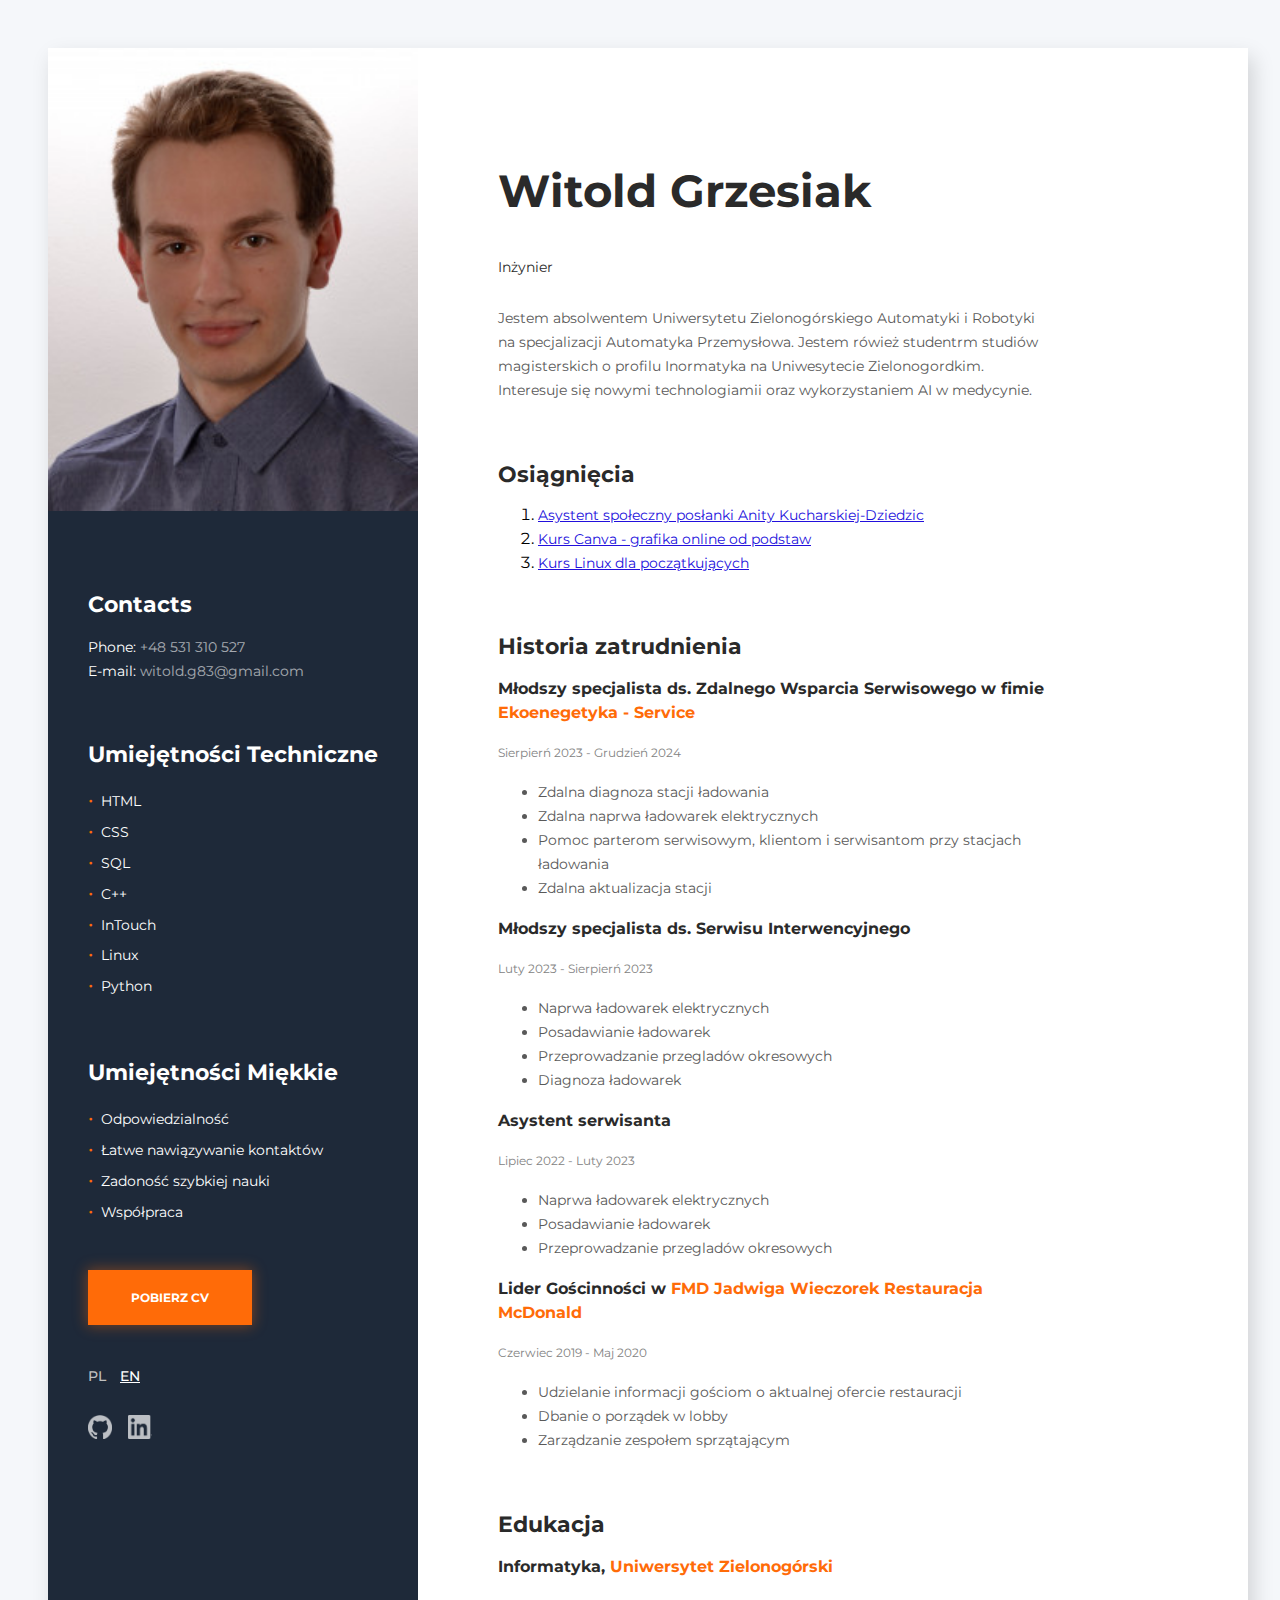
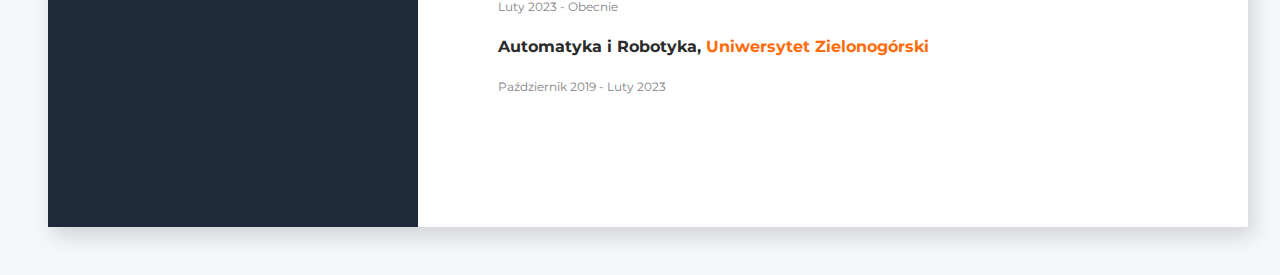
<file: index.html>
<!DOCTYPE html>
<html lang="en">
  <head>
    <meta charset="UTF-8" />
    <meta name="viewport" content="width=device-width, initial-scale=1.0" />
    <title>Curriculum vitae Witold Grzesiak</title>
    <link rel="stylesheet" href="./css/animate.css" >
    <link rel="stylesheet" href="./css/style.css" />
    <link href="https://fonts.googleapis.com/css2?family=Montserrat:wght@400;700&display=swap" rel="stylesheet">
  </head>
  <body>
    <div class="container">
      <aside class="left-side">
        <img
          src="./images/photo.png"
          alt="Moja fotografia"
          width="370"
          class="photo"
        />

        <section class="contacts">
          <h2 class="contacts-title">Contacts</h2>
          <ul class="contacts-list">
            <li class="contacts-item">
              Phone:
              <a href="tel:+48 531 310 527" class="contacts-link"
                >+48 531 310 527</a
              >
            </li>
            <li class="contacts-item">
              E-mail:
              <a href="mailto:witold.g83@gmail.com" class="contacts-link"
                >witold.g83@gmail.com</a
              >
            </li>
          </ul>
        </section>

        <section class="skills">
          <h2 class="skills-title">
            Umiejętności Techniczne
          </h2>
          <ul class="skills-list">
            <li class="skills-item">HTML</li>
            <li class="skills-item">CSS</li>
            <li class="skills-item">SQL</li>
            <li class="skills-item">C++</li>
            <li class="skills-item">InTouch</li>
            <li class="skills-item">Linux</li>
            <li class="skills-item">Python</li>
          </ul>
        </section>
        <section class="skills">
          <h2 class="skills-title">
            Umiejętności Miękkie 
          </h2>
          <ul class="skills-list">
            <li class="skills-item">Odpowiedzialność</li>
            <li class="skills-item">Łatwe nawiązywanie kontaktów</li>
            <li class="skills-item">Zadoność szybkiej nauki</li>
            <li class="skills-item">Współpraca</li>
          </ul>
        </section>
        <section class="widget">
          <a class="widget-link" href="Witold_Grzesiak.pdf" download>Pobierz CV</a>
        </section>

        <div class="lang-links">
          <a href="./index.html" class="lang-link active">PL</a>
          <a href="./cv_en.html" class="lang-link">EN</a>
        </div>

        <div class="social-icons">
          <a href="https://github.com/Bl4ckBend3r" target="_blank">
            <img src="./images/github-mark-white.png" alt="GitHub" class="icon" />
          </a>
          <a href="https://www.linkedin.com/in/witoldgrzesiak/" target="_blank">
            <img src="./images/InBug-White.png" alt="LinkedIn" class="icon" />
          </a>
        </div>
        
        
      </aside>
      <div class="right-side">
        <section class="bio">
          <h1 class="bio-title">Witold Grzesiak</h1>
          </h1>
          <p class="bio-occupation">
            Inżynier
          </p>
          <p class="bio-about">
           Jestem absolwentem Uniwersytetu Zielonogórskiego Automatyki i Robotyki na specjalizacji Automatyka Przemysłowa.
           Jestem rówież studentrm studiów magisterskich o profilu Inormatyka na Uniwesytecie Zielonogordkim.
           Interesuje się nowymi technologiamii oraz wykorzystaniem AI w medycynie.
          </p>
        </section>

        <section class="projects">
          <h2 class="projects-title">Osiągnięcia</h2>

          <ol>
            <li>
              <a href="https://orka.sejm.gov.pl/WspP9.nsf/0/FB38B58B3C8A34AFC12585C800272CF9/%24File/WSP9_197.012.pdf" class="projects-link">
              Asystent społeczny posłanki Anity Kucharskiej-Dziedzic</a> </li>
            <li>
              <a href="https://api.strefakursow.pl/api/v2/public/certificate/pdf/q4sdjy1ei4gwgg8840c8ckk8kkcwcoo" class="projects-link">
                Kurs Canva - grafika online od podstaw
              </a>
            </li>
            <li>
              <a href="https://api.strefakursow.pl/api/v2/public/certificate/pdf/g1oy13az2c088480gsswcogcko0scos" class="projects-link">
                Kurs Linux dla początkujących
              </a>
            </li>
          </ol>
        </section>
        <section class="jobs">
          <h2 class="jobs-title">
            Historia zatrudnienia
          </h2>
          
          <h3 class="jobs-occupation">
            Młodszy specjalista ds. Zdalnego Wsparcia Serwisowego  w fimie <span class="accent">Ekoenegetyka - Service</span>
            </h3>
          <p class="jobs-time">Sierpierń 2023 - Grudzień 2024</p>
          <ul class="experience">
            <li class="experience-item">Zdalna diagnoza stacji ładowania</li>
            <li class="experience-item">Zdalna naprwa ładowarek elektrycznych</li>
            <li class="experience-item">Pomoc parterom serwisowym, klientom i serwisantom przy stacjach ładowania</li>
            <li class="experience-item">Zdalna aktualizacja stacji</li>
          </ul>
          <h3 class="jobs-occupation">
            Młodszy specjalista ds. Serwisu Interwencyjnego 
          </h3>
          <p class="jobs-time">Luty 2023 - Sierpierń 2023</p>
          <ul class="experience">
            <li class="experience-item">Naprwa ładowarek elektrycznych</li>
            <li class="experience-item">Posadawianie ładowarek</li>
            <li class="experience-item">Przeprowadzanie przegladów okresowych </li>
            <li class="experience-item">Diagnoza ładowarek</li>
          </ul>
          <h3 class="jobs-occupation">
            Asystent serwisanta
          </h3>
          <p class="jobs-time">Lipiec 2022 - Luty 2023</p>
          <ul class="experience">
            <li class="experience-item">Naprwa ładowarek elektrycznych</li>
            <li class="experience-item">Posadawianie ładowarek</li>
            <li class="experience-item">Przeprowadzanie przegladów okresowych </li>
          </ul>
          
          <h3 class="jobs-occupation">
            Lider Gościnności w
            <span class="accent">FMD Jadwiga Wieczorek Restauracja McDonald</span>
          </h3>

          <p class="jobs-time">
            Czerwiec 2019 - Maj 2020
          </p>

          <ul class="experience">
            <li class="experience-item">
              Udzielanie informacji gościom o aktualnej ofercie restauracji
            </li>
            <li class="experience-item">
              Dbanie o porządek w lobby
            </li>
            <li class="experience-item">
              Zarządzanie zespołem sprzątającym
            </li>
          </ul>

        </section>
        <section class="education">
          <h2 class="education-title">Edukacja</h2>

          <h3 class="education-degree">
            Informatyka,
            <span class="accent"
              >Uniwersytet Zielonogórski</span
            >
          </h3>

          <p class="education-time">Luty 2023 - Obecnie </p>
       
          <h3 class="education-degree">
            Automatyka i Robotyka,
            <span class="accent"
              >Uniwersytet Zielonogórski</span
            >
          </h3>
          <p class="education-time">Październik 2019 - Luty 2023</p>

          
        </section>
      </div>
    </div>
  </body>
</html>
</file>
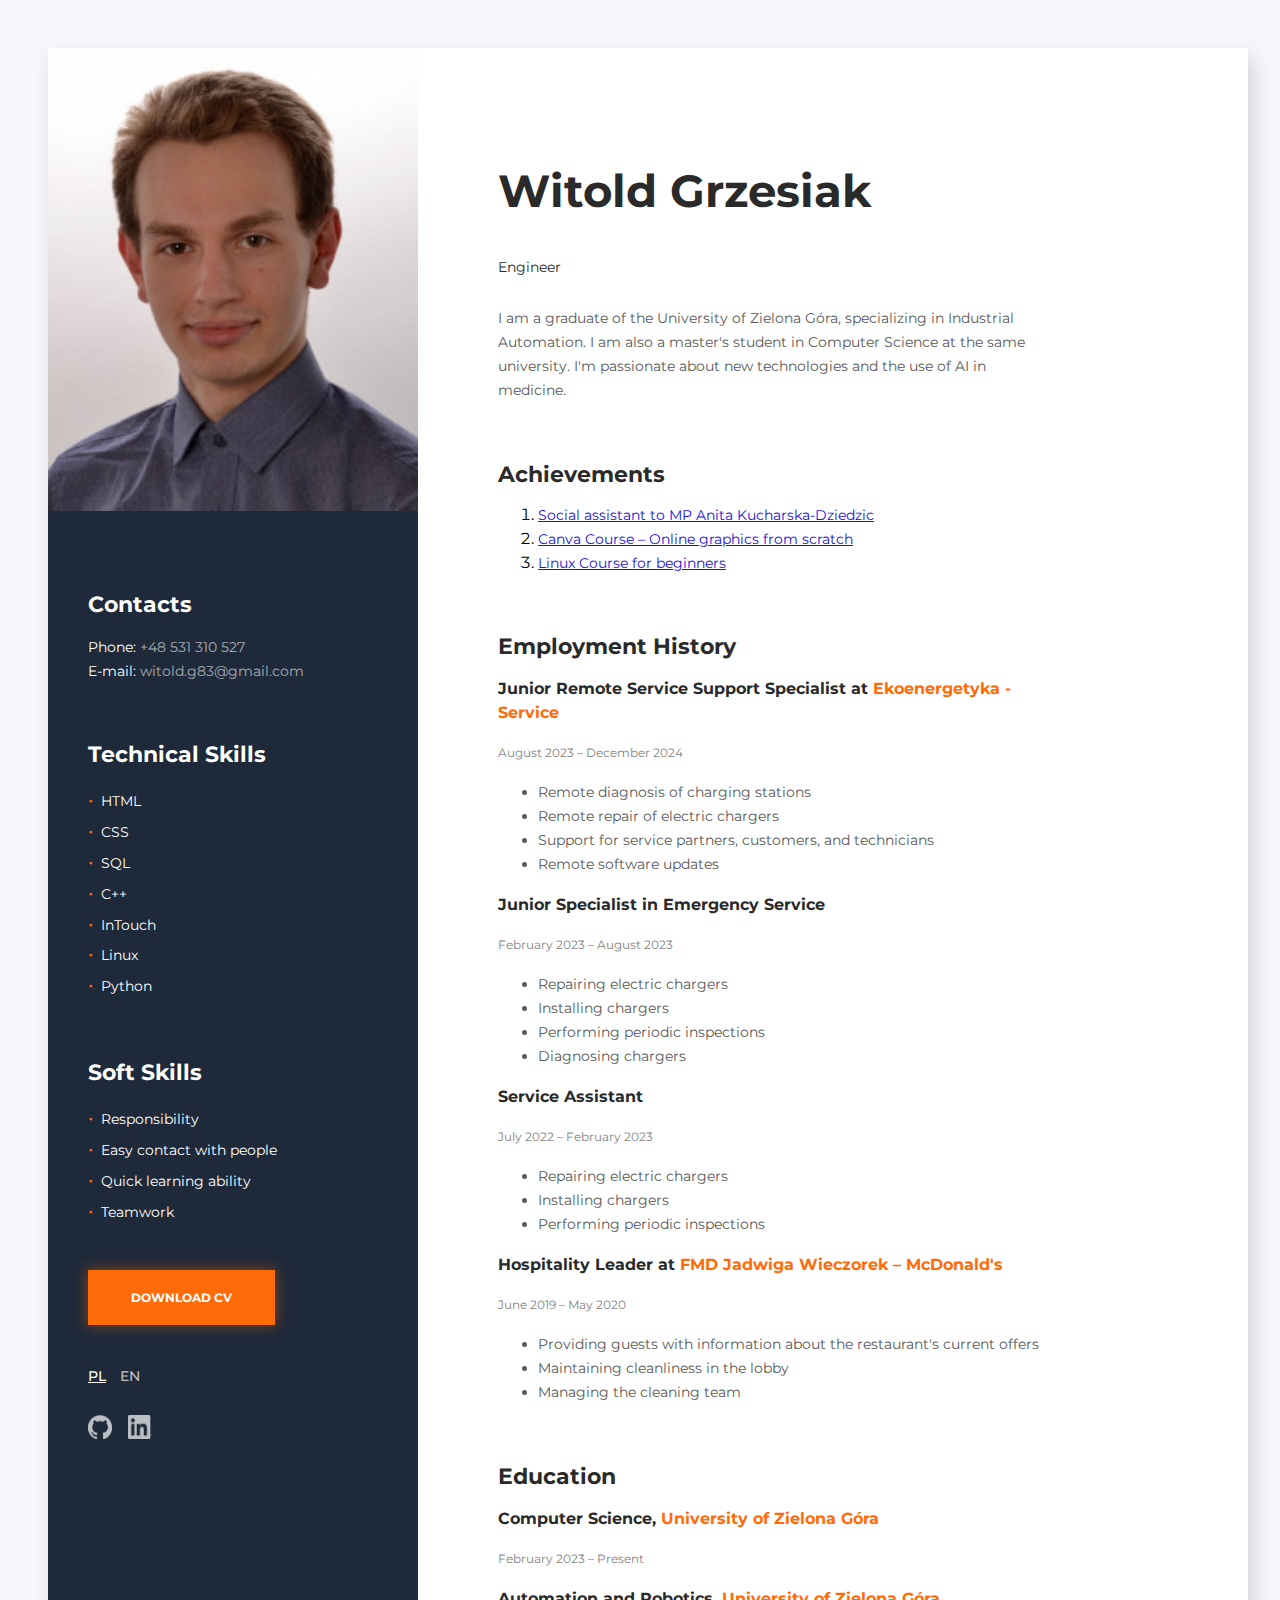
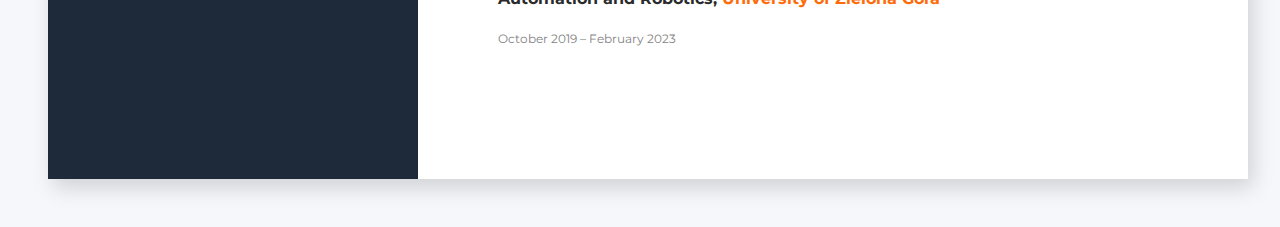
<file: cv_en.html>
<!DOCTYPE html>
<html lang="en">
  <head>
    <meta charset="UTF-8" />
    <meta name="viewport" content="width=device-width, initial-scale=1.0" />
    <title>Curriculum Vitae - Witold Grzesiak</title>
    <link rel="stylesheet" href="./css/animate.css" >
    <link rel="stylesheet" href="./css/style.css" />
    <link href="https://fonts.googleapis.com/css2?family=Montserrat:wght@400;700&display=swap" rel="stylesheet">
  </head>
  <body>
    <div class="container">
      <aside class="left-side">
        <img
          src="./images/photo.png"
          alt="My photo"
          width="370"
          class="photo"
        />
        <section class="contacts">
          <h2 class="contacts-title">Contacts</h2>
          <ul class="contacts-list">
            <li class="contacts-item">
              Phone:
              <a href="tel:+48 531 310 527" class="contacts-link">+48 531 310 527</a>
            </li>
            <li class="contacts-item">
              E-mail:
              <a href="mailto:witold.g83@gmail.com" class="contacts-link">witold.g83@gmail.com</a>
            </li>
          </ul>
        </section>
        <section class="skills">
          <h2 class="skills-title">Technical Skills</h2>
          <ul class="skills-list">
            <li class="skills-item">HTML</li>
            <li class="skills-item">CSS</li>
            <li class="skills-item">SQL</li>
            <li class="skills-item">C++</li>
            <li class="skills-item">InTouch</li>
            <li class="skills-item">Linux</li>
            <li class="skills-item">Python</li>
          </ul>
        </section>
        <section class="skills">
          <h2 class="skills-title">Soft Skills</h2>
          <ul class="skills-list">
            <li class="skills-item">Responsibility</li>
            <li class="skills-item">Easy contact with people</li>
            <li class="skills-item">Quick learning ability</li>
            <li class="skills-item">Teamwork</li>
          </ul>
        </section>
        <section class="widget">
          <a class="widget-link" href="Witold_Grzesiak_EN.pdf" download>Download CV</a>
        </section>

        <div class="lang-links">
          <a href="./index.html" class="lang-link">PL</a>
          <a href="./cv_en.html" class="lang-link active">EN</a>
        </div>
        
        <div class="social-icons">
          <a href="https://github.com/Bl4ckBend3r" target="_blank">
            <img src="./images/github-mark-white.png" alt="GitHub" class="icon" />
          </a>
          <a href="https://www.linkedin.com/in/witoldgrzesiak/" target="_blank">
            <img src="./images/InBug-White.png" alt="LinkedIn" class="icon" />
          </a>
        </div>

      </aside>
      <div class="right-side">
        <section class="bio">
          <h1 class="bio-title">Witold Grzesiak</h1>
          <p class="bio-occupation">Engineer</p>
          <p class="bio-about">
            I am a graduate of the University of Zielona Góra, specializing in Industrial Automation.
            I am also a master's student in Computer Science at the same university.
            I'm passionate about new technologies and the use of AI in medicine.
          </p>
        </section>
        <section class="projects">
          <h2 class="projects-title">Achievements</h2>
          <ol>
            <li><a href="https://orka.sejm.gov.pl/WspP9.nsf/0/FB38B58B3C8A34AFC12585C800272CF9/%24File/WSP9_197.012.pdf" class="projects-link">Social assistant to MP Anita Kucharska-Dziedzic</a></li>
            <li><a href="https://api.strefakursow.pl/api/v2/public/certificate/pdf/q4sdjy1ei4gwgg8840c8ckk8kkcwcoo" class="projects-link">Canva Course – Online graphics from scratch</a></li>
            <li><a href="https://api.strefakursow.pl/api/v2/public/certificate/pdf/g1oy13az2c088480gsswcogcko0scos" class="projects-link">Linux Course for beginners</a></li>
          </ol>
        </section>
        <section class="jobs">
          <h2 class="jobs-title">Employment History</h2>
          <h3 class="jobs-occupation">Junior Remote Service Support Specialist at <span class="accent">Ekoenergetyka - Service</span></h3>
          <p class="jobs-time">August 2023 – December 2024</p>
          <ul class="experience">
            <li class="experience-item">Remote diagnosis of charging stations</li>
            <li class="experience-item">Remote repair of electric chargers</li>
            <li class="experience-item">Support for service partners, customers, and technicians</li>
            <li class="experience-item">Remote software updates</li>
          </ul>
          <h3 class="jobs-occupation">Junior Specialist in Emergency Service</h3>
          <p class="jobs-time">February 2023 – August 2023</p>
          <ul class="experience">
            <li class="experience-item">Repairing electric chargers</li>
            <li class="experience-item">Installing chargers</li>
            <li class="experience-item">Performing periodic inspections</li>
            <li class="experience-item">Diagnosing chargers</li>
          </ul>
          <h3 class="jobs-occupation">Service Assistant</h3>
          <p class="jobs-time">July 2022 – February 2023</p>
          <ul class="experience">
            <li class="experience-item">Repairing electric chargers</li>
            <li class="experience-item">Installing chargers</li>
            <li class="experience-item">Performing periodic inspections</li>
          </ul>
          <h3 class="jobs-occupation">Hospitality Leader at <span class="accent">FMD Jadwiga Wieczorek – McDonald's</span></h3>
          <p class="jobs-time">June 2019 – May 2020</p>
          <ul class="experience">
            <li class="experience-item">Providing guests with information about the restaurant's current offers</li>
            <li class="experience-item">Maintaining cleanliness in the lobby</li>
            <li class="experience-item">Managing the cleaning team</li>
          </ul>
        </section>
        <section class="education">
          <h2 class="education-title">Education</h2>
          <h3 class="education-degree">Computer Science, <span class="accent">University of Zielona Góra</span></h3>
          <p class="education-time">February 2023 – Present</p>
          <h3 class="education-degree">Automation and Robotics, <span class="accent">University of Zielona Góra</span></h3>
          <p class="education-time">October 2019 – February 2023</p>
        </section>
      </div>
    </div>
  </body>
</html>
</file>
<file: css/style.css>
body {
  background-color: #f5f7fa;
  padding: 40px;
  font-family: 'Montserrat', sans-serif;
}

.container {
  display: flex;
  width: 1200px;
  margin-left: auto;
  margin-right: auto;

  background-color: #fff;
  box-shadow: 5px 9px 20px rgba(0, 0, 0, 0.15);
}

.bio,
.projects,
.jobs,
.education {
  margin-bottom: 60px;
}

.right-side {
  width: 830px;
  padding-left: 80px;
  padding-right: 200px;
  padding-top: 68px;
  padding-bottom: 68px;
}

.bio-title {
  font-size: 45px;
  line-height: 2;
  margin-bottom: 20px;
}

.bio-occupation {
  margin-bottom: 27px;
}

.bio-title,
.bio-occupation {
  color: #2a2a2a;
}

.bio-occupation,
.bio-about {
  font-size: 14px;
  line-height: 1.714;
}

.bio-about {
  color: #595959;
}

.projects-title {
  margin-bottom: 14px;
  color: #2a2a2a;
  font-size: 22px;
  line-height: 24px;
}

.projects-link {
  color: #220fdc;
  font-size: 14px;
  line-height: 24px;
}

.projects-link:hover {
  color: #ff6b08;
}

.jobs-title,
.education-title {
  color: #2a2a2a;
  font-size: 22px;
  line-height: 1.091;
}

.jobs-occupation,
.education-degree {
  color: #2a2a2a;
  font-size: 16px;
  line-height: 1.5;
}

.jobs-time,
.education-time {
  color: #828282;
  font-size: 12px;
  line-height: 2;
}

.experience-item {
  color: #595959;
  font-size: 14px;
  line-height: 1.714;
}

.accent {
  color: #ff6b08;
}

/* ========= left-side ========= */

.left-side {
  width: 370px;
  background-color: #1e2939;
  color: #fff;
}

.skills-title {
  font-size: 22px;
  line-height: 1.091;
}

.skills-item {
  font-size: 14px;
  line-height: 1.714;
}

.skills-list {
  list-style: none;
  padding-left: 0;
}

.skills-item::before {
  content: "\2022";
  margin-right: 8px;
  color: #ff6b08;
  font-size: 18px;
}

.photo {
  width: 370px;
}

.photo,
.contacts,
.skills,
.widget {
  margin-bottom: 60px;
}

.contacts,
.skills,
.widget {
  padding-left: 40px;
}

.contacts-title,
.skills-title {
  color: #ffffff;
  font-family: Montserrat;
  font-size: 22px;
  font-weight: 700;
  line-height: 24px;
}

.contacts-list {
  list-style: none;
  padding-left: 0;
}

.contacts-item {
  font-size: 14px;
  font-weight: 400;
  line-height: 24px;
  color: #ffffff;
}

.contacts-link {
  opacity: 0.6;
  color: #ffffff;
  text-decoration: none;
}

.contacts-link:hover {
  opacity: 1;
  text-decoration: underline;
}

.widget-link {
  color: #fff;
  background-color: #ff6b08;
  padding-top: 20px;
  padding-right: 43px;
  padding-bottom: 20px;
  padding-left: 43px;
  text-decoration: none;
  text-transform: uppercase;
  font-size: 12px;
  font-weight: bold;
  box-shadow: 0px 0px 13px 1px rgba(255,107,8,0.4);
}

.widget-link:hover {
  box-shadow: 0px 6px 32px 1px rgba(255,107,8,0.92);
}

.widget:hover {
  animation: shake 1s;
}

.photo:hover {
  animation: pulse 1s;
}

.lang-links {
  padding-left: 40px;
  margin-top: 50px;
  margin-bottom: 30px;
}

.lang-link {
  color: #ffffff;
  text-decoration: underline;
  margin-right: 10px;
  font-size: 14px;
  font-weight: 500;
  transition: color 0.3s ease;
}

.lang-link:hover {
  color: #ff6b08;
  text-decoration: none;
}

.lang-link.active {
  color: #c0c0c0;
  pointer-events: none;
  cursor: default;
  text-decoration: none;
}

.social-icons {
  padding-left: 40px;
  padding-bottom: 30px;
}

.social-icons a {
  margin-right: 12px;
  display: inline-block;
}

.icon {
  width: 24px;
  height: 24px;
  opacity: 0.7;
  transition: opacity 0.3s ease;
}

.icon:hover {
  opacity: 1;
}
</file>
